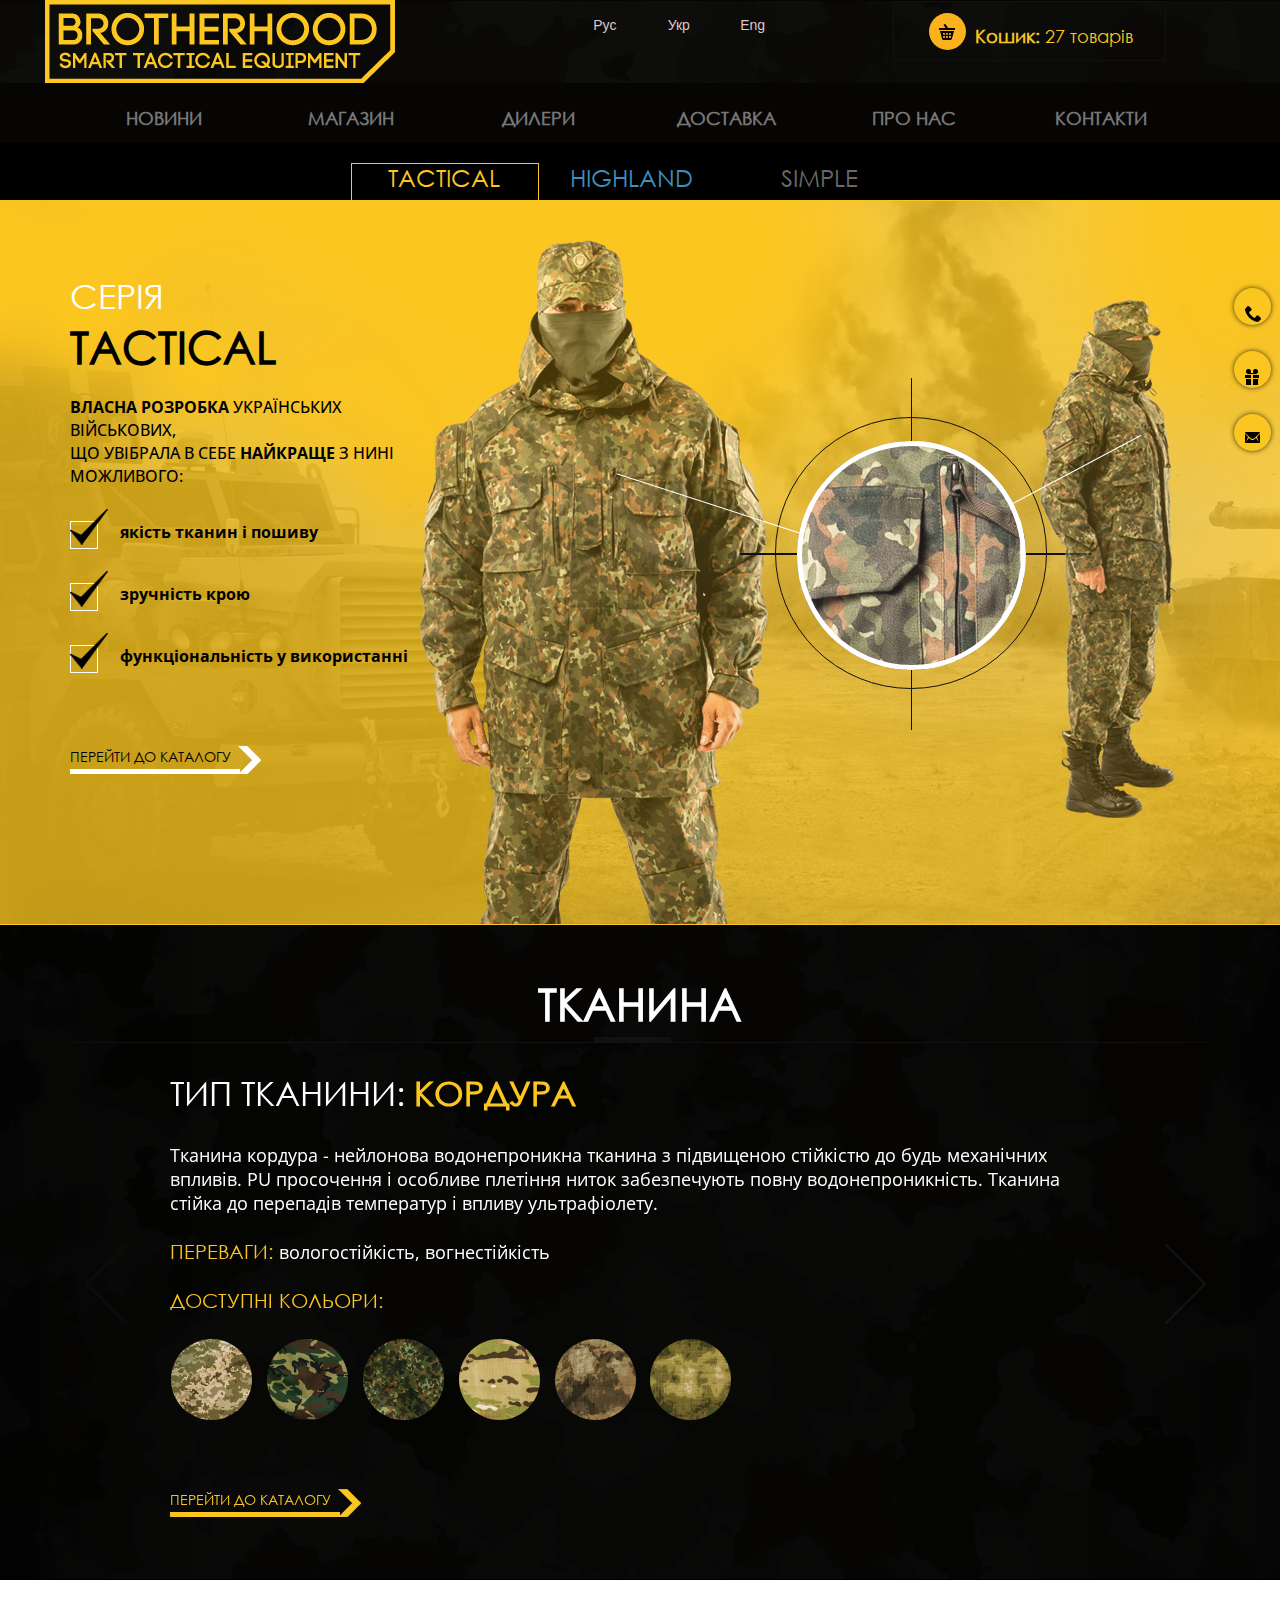
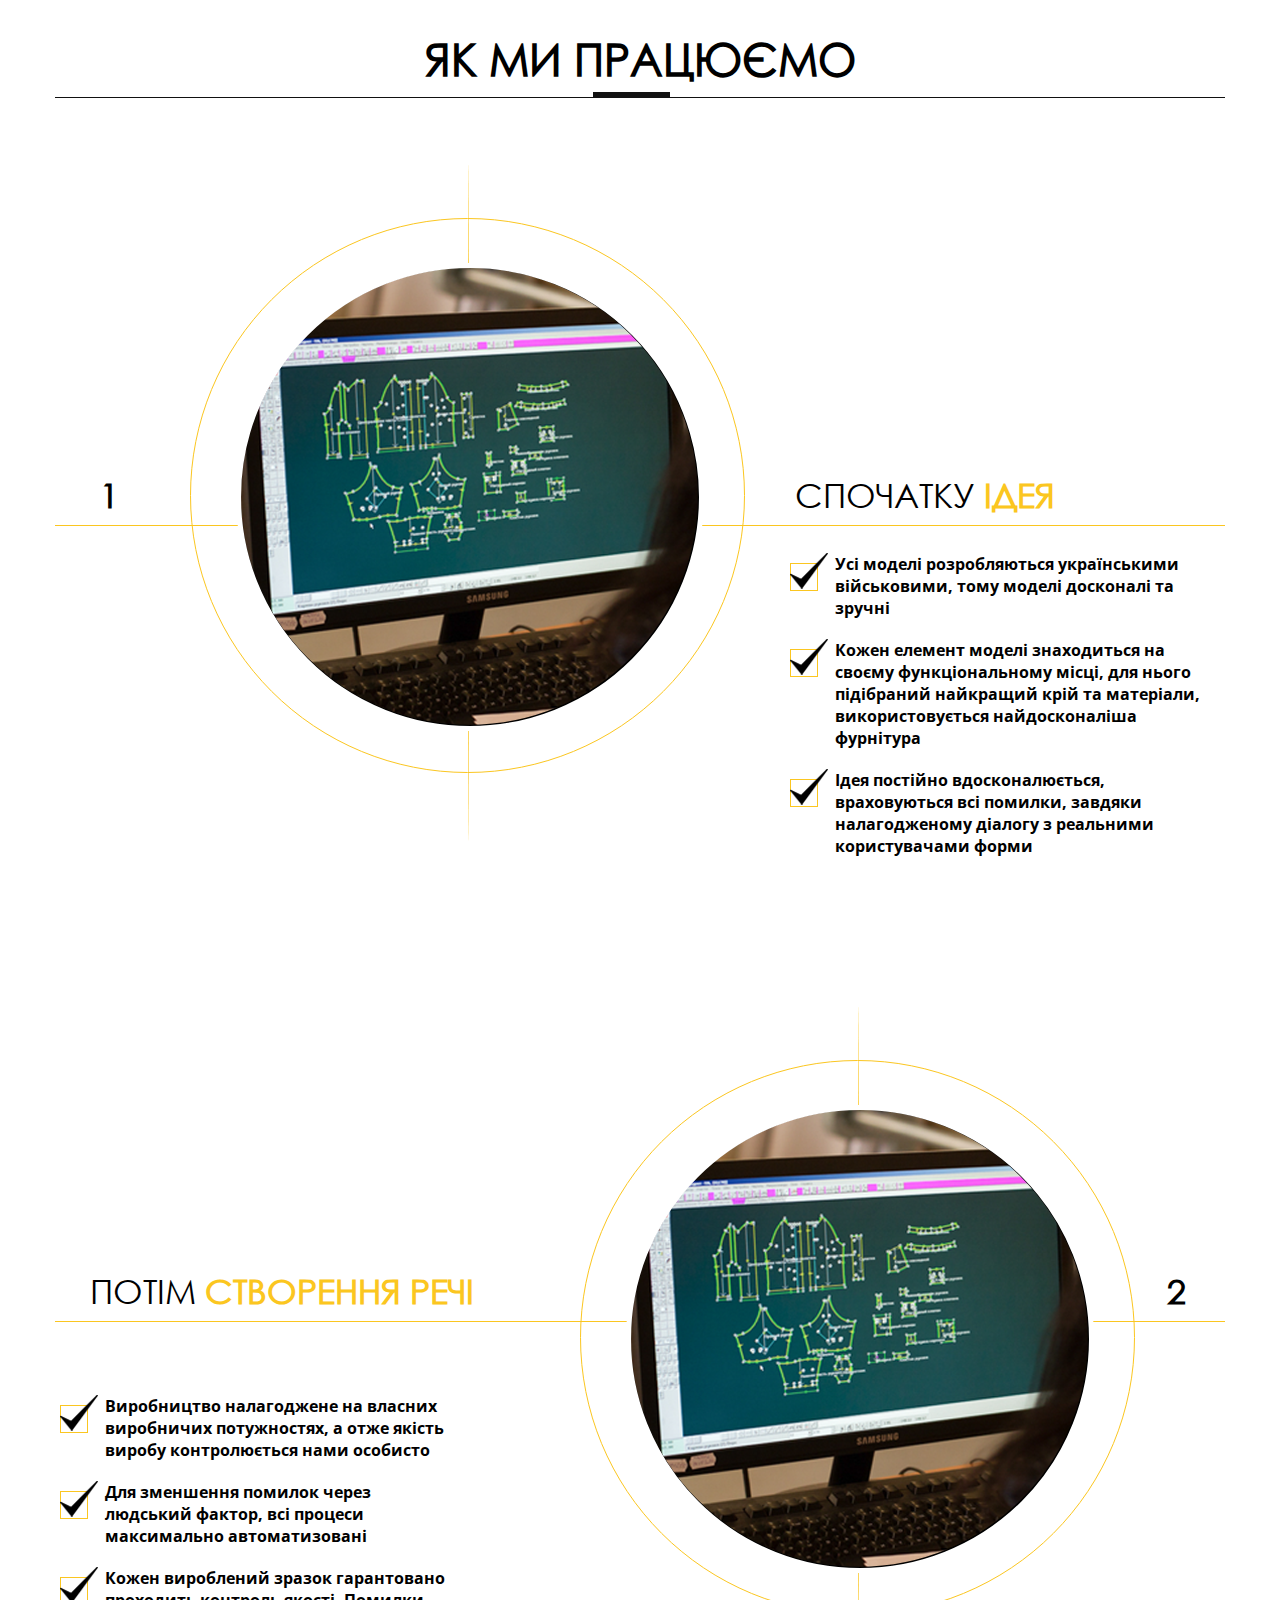
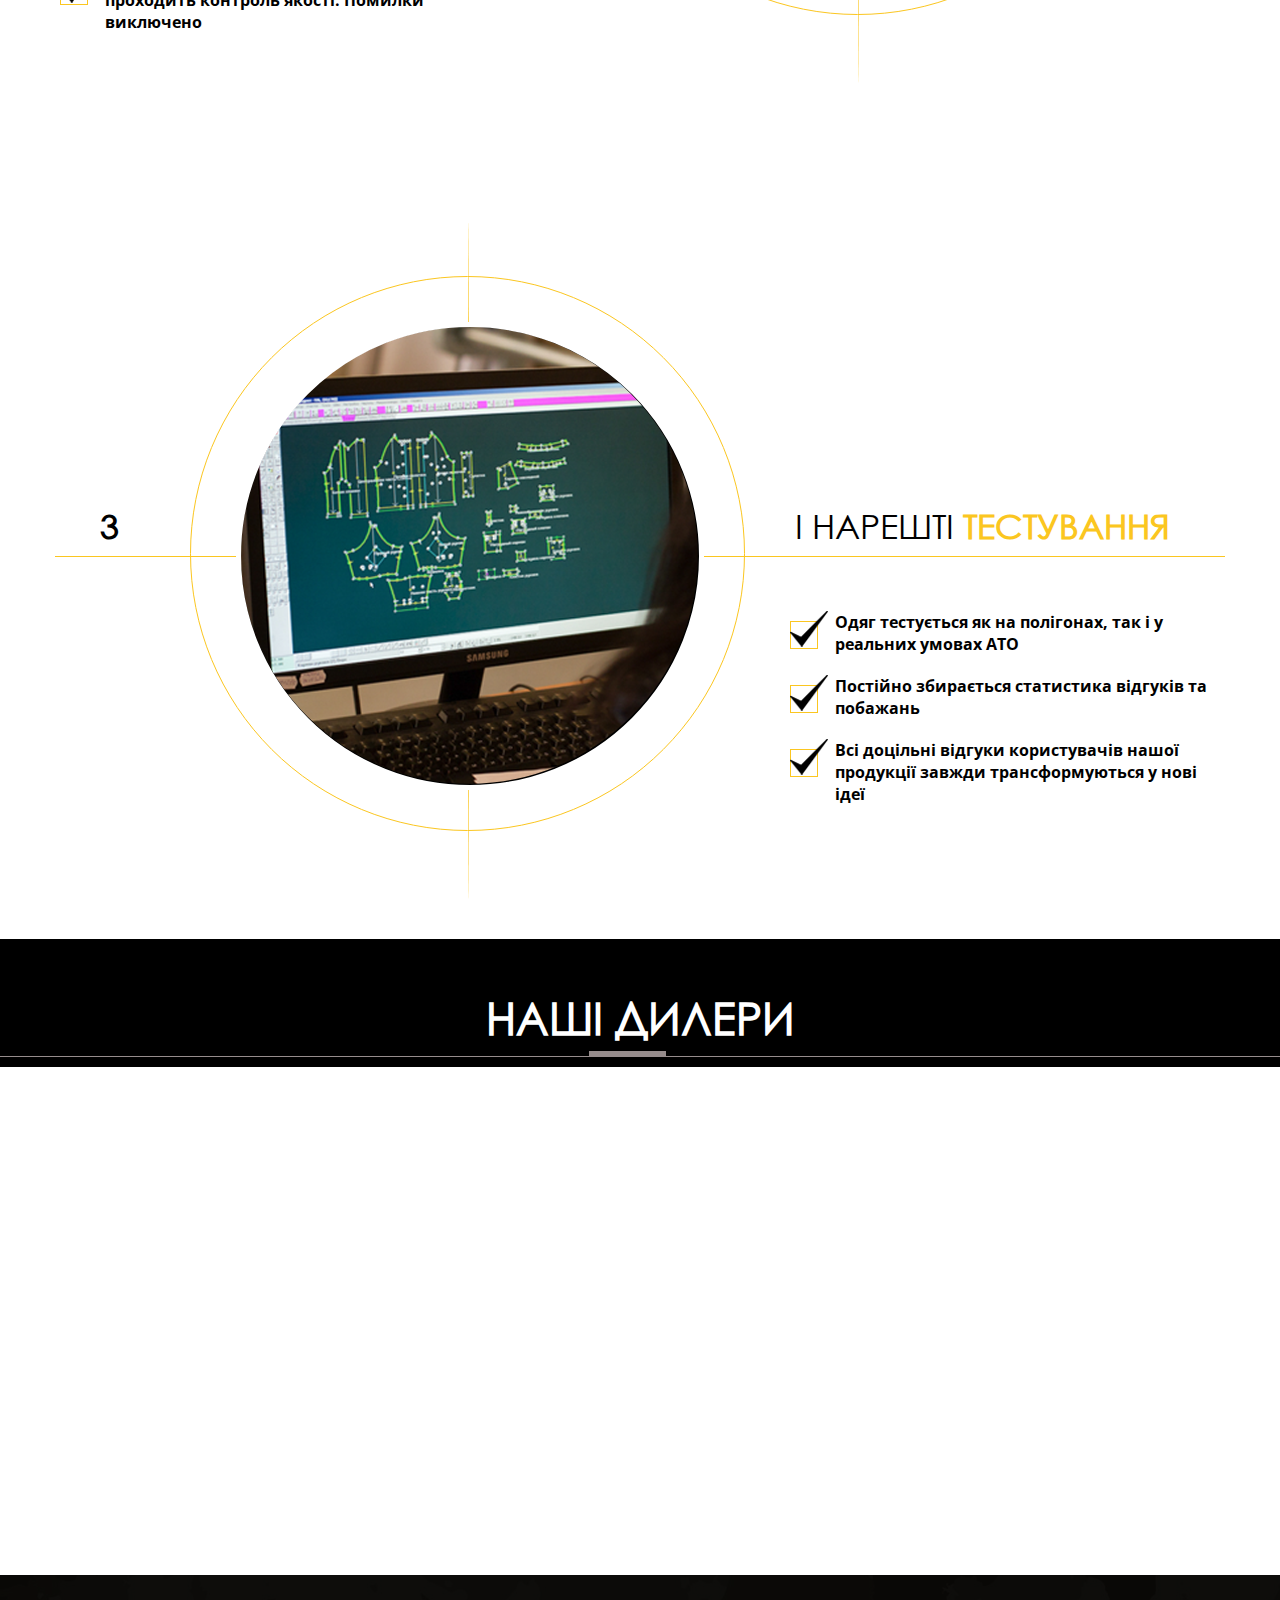
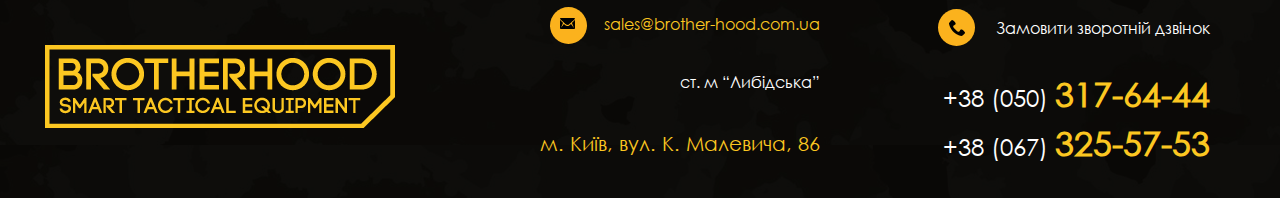
<file: bootstrap/index.html>
﻿<!DOCTYPE html>
<html lang="en">
<head>
	<meta charset="UTF-8">
	<title>My site</title>
  <style>
    @import url('https://fonts.googleapis.com/css?family=Open+Sans');
</style>
<link rel="stylesheet" href="https://maxcdn.bootstrapcdn.com/bootstrap/3.3.7/css/bootstrap.min.css" integrity="sha384-BVYiiSIFeK1dGmJRAkycuHAHRg32OmUcww7on3RYdg4Va+PmSTsz/K68vbdEjh4u" crossorigin="anonymous">
<link rel="stylesheet" href="css/style.css">
<script src="https://ajax.googleapis.com/ajax/libs/jquery/2.2.4/jquery.min.js"></script>
<script src="https://maxcdn.bootstrapcdn.com/bootstrap/3.3.7/js/bootstrap.min.js" integrity="sha384-Tc5IQib027qvyjSMfHjOMaLkfuWVxZxUPnCJA7l2mCWNIpG9mGCD8wGNIcPD7Txa" crossorigin="anonymous"></script>
<meta name="viewport" content="width=device-width, initial-scale=1, maximum-scale=1, user-scalable=no">
<script src="http://maps.google.com/maps/api/js?sensor=false" type="text/javascript"></script>

</head>
<body>
<header>
  <div class="container-fluid back">
    <div class="container">
    <div class="row">
      <div class="col-lg-4 col-md-6 col-xs-12" id="logo">
        <div class="row">
          <img src="images/logo.png" alt="logo">
        </div>
      </div>
      <div class="col-lg-5 col-md-6 col-sm-12 col-xs-12">
        <ul class="lang hidden-sm">
          <li><a href="#">Рус</a></li>
          <li><a href="#">Укр</a></li>
          <li><a href="#">Eng</a></li>
        </ul>
        <ul class="lang visible-sm">
          <li><a href="#">Рус</a></li>
          <li><a href="#">Укр</a></li>
          <li><a href="#">Eng</a></li>
        </ul>
      </div>
      <div class="visible-md clearfix"></div>
      <div class="col-lg-3 col-md-6 col-sm-12 visible-lg visible-md"><a href="#">
        <br>
        <h4 class="sale visible-lg visible-md"><span class="w-700">Кошик:</span> 27 товарів</h4>
        </a>
      </div>
    </div>
    <div class="hidden-lg hidden-md">
        <h4 class="sale hidden-lg hidden-md"><span class="w-700">Кошик</span></h4>
      </div>
    </div>
    
    </div>
  </div>
</header>
<nav class="navbar navbar-default" role="navigation">
  <div class="container-fluid nav_back">
    <div class="container">
    <div class="row">
    <!-- Brand and toggle get grouped for better mobile display -->
    <div class="navbar-header">
      <button type="button" class="navbar-toggle" data-toggle="collapse" data-target="#bs-example-navbar-collapse-1">
            <span class="sr-only">Toggle navigation</span>
            <span class="icon-bar"></span>
            <span class="icon-bar"></span>
            <span class="icon-bar"></span>
          </button>
    </div>

    <!-- Collect the nav links, forms, and other content for toggling -->
    <div class="collapse navbar-collapse" id="bs-example-navbar-collapse-1">
      <ul class="nav navbar-nav col-lg-12">
        <li class="col-md-2 col-sm-4"><a href="#">НОВИНИ</a></li>
        <li class="col-md-2 col-sm-4"><a href="#">МАГАЗИН</a></li>
        <li class="col-md-2 col-sm-4"><a href="#">ДИЛЕРИ</a></li>
        <li class="col-md-2 col-sm-4"><a href="#">ДОСТАВКА</a></li>
        <li class="col-md-2 col-sm-4"><a href="#">ПРО НАС</a></li>
        <li class="col-md-2 col-sm-4"><a href="#">КОНТАКТИ</a></li>
        
      </ul>
    </div><!-- /.navbar-collapse -->
    </div>
    </div>
  </div><!-- /.container-fluid -->
</nav>

<div class="container-fluid" id="serial">
  <div class="container">
    <ul class="nav nav-tabs col-md-12" role="tablist">
      <li class="active  col-md-2 col-sm-3 col-xs-12 col-md-offset-3"><a href="#serial1" aria-controls="serial1" role="tab" data-toggle="tab" id="tactical">TACTICAL</a></li>
      <li class="col-md-2 col-sm-3 col-xs-12"><a href="#serial2" aria-controls="profile" role="tab" data-toggle="tab" id="highland">HIGHLAND</a></li>
      <li class="col-md-2 col-sm-3 col-xs-12"><a href="#serial3" aria-controls="serial3" role="tab" data-toggle="tab" id="simple">SIMPLE</a></li>
    </ul>
  <!-- Содержимое вкладок -->
  </div>
</div>

<div class="tab-content">
  <div role="tabpanel" class="tab-pane active fade in" id="serial1">
    <div class="container tabpanel_text">
      <div class=" row col-md-4 col-xs-8 col-sm-6">
      <h3>Серія</h3>
      <h2>Tactical</h2>
      <h4><span>Власна розробка</span> українських військових,<br>що увібрала в себе <span>найкраще</span> з нині<br>можливого:</h4>
      <p class="square">якість тканин і пошиву</p><br>
      <p class="square">зручність крою</p><br> 
      <p class="square">функціональність у використанні</p>
      <p class="catalog"><a href="#">ПЕРЕЙТИ ДО КАТАЛОГУ</a></p>
      </div>
      <div class=" row col-md-4 hidden-xs hidden-sm">
        <img src="images/47.png" class="man " alt="">
        
      </div>
      <div class=" row col-md-3 relative hidden-xs hidden-sm">
        <div class="line_horizontal"></div>
        <div class="line_vertical"></div>
        <div class="circle">
          <img src="images/29.png" class="in-circle" alt="">
        </div>
        <div class="line-1"></div>
        <div class="line-2"></div>
      </div>
      <div class="col-md-1 col-xs-4 col-sm-6 ">
        <img src="images/45.png" class="man-in-profile hidden-md" alt=""> 
        <img src="images/45.png" class="man-in-profile visible-md" alt="">
      </div>
    </div>
  </div>   
  <div role="tabpanel" class="tab-pane fade" id="serial2">
    <div class="container tabpanel_text">
      <div class=" row col-md-4 col-xs-8 col-sm-6">
      <h3>Серія</h3>
      <h2>HIGHLAND</h2>
      <h4><span>Власна розробка</span> українських військових,<br>що увібрала в себе <span>найкраще</span> з нині<br>можливого:</h4>
      <p class="square">якість тканин і пошиву</p><br>
      <p class="square">зручність крою</p><br> 
      <p class="square">функціональність у використанні</p>
      <br>
      <br>
      <p class="catalog"><a href="#">ПЕРЕЙТИ ДО КАТАЛОГУ</a></p>
      </div>
      <div class=" row col-md-4 hidden-xs hidden-sm">
        <img src="images/47.png" class="man " alt="">
        
      </div>
      <div class=" row col-md-3 relative hidden-xs hidden-sm">
        <div class="line_horizontal"></div>
        <div class="line_vertical"></div>
        <div class="circle">
          <img src="images/29.png" class="in-circle" alt="">
        </div>
        <div class="line-1"></div>
        <div class="line-2"></div>
      </div>
      <div class="col-md-1 col-xs-4 col-sm-6 ">
        <img src="images/45.png" class="man-in-profile hidden-md" alt=""> 
        <img src="images/45.png" class="man-in-profile visible-md" alt="">
      </div>
    </div>
  </div>
  <div role="tabpanel" class="tab-pane fade" id="serial3">
    <div class="container tabpanel_text">
      <div class=" row col-md-4 col-xs-8 col-sm-6">
      <h3>Серія</h3>
      <h2>simple</h2>
      <h4><span>Власна розробка</span> українських військових,<br>що увібрала в себе <span>найкраще</span> з нині<br>можливого:</h4>
      <p class="square">якість тканин і пошиву</p><br>
      <p class="square">зручність крою</p><br> 
      <p class="square">функціональність у використанні</p>
      <br>
      <br>
      <p class="catalog"><a href="#">ПЕРЕЙТИ ДО КАТАЛОГУ</a></p>
      </div>
      <div class=" row col-md-4 hidden-xs hidden-sm">
        <img src="images/47.png" class="man " alt="">
        
      </div>
      <div class=" row col-md-3 relative hidden-xs hidden-sm">
        <div class="line_horizontal"></div>
        <div class="line_vertical"></div>
        <div class="circle">
          <img src="images/29.png" class="in-circle" alt="">
        </div>
        <div class="line-1"></div>
        <div class="line-2"></div>
      </div>
      <div class="col-md-1 col-xs-4 col-sm-6 ">
        <img src="images/45.png" class="man-in-profile hidden-md" alt=""> 
        <img src="images/45.png" class="man-in-profile visible-md" alt="">
      </div>
    </div>
    </div>
    
    
  </div>    
</div>  

<div id="carousel-example-generic" class="carousel slide" data-ride="carousel">
  <!-- Indicators -->
  <ol class="carousel-indicators">
    <li data-target="#carousel-example-generic" data-slide-to="0" class="active"></li>
    <li data-target="#carousel-example-generic" data-slide-to="1"></li>
    <li data-target="#carousel-example-generic" data-slide-to="2"></li>
    <li data-target="#carousel-example-generic" data-slide-to="3"></li>
    <li data-target="#carousel-example-generic" data-slide-to="4"></li>
    <li data-target="#carousel-example-generic" data-slide-to="5"></li>
  </ol>

  <!-- Wrapper for slides -->
	<div class="carousel-inner slide" role="listbox">
    <div class="container-fluid cloth item active">
		<div class="container">
		    <h1>Тканина</h1>
		    <h2>Тип тканини: <span>Кордура</span></h2>
		    <h3>Тканина кордура - нейлонова водонепроникна тканина з підвищеною стійкістю до будь механічних впливів. PU просочення і особливе плетіння ниток забезпечують повну водонепроникність. Тканина стійка до перепадів температур і впливу ультрафіолету.</h3>
		    <h3><span>Переваги:</span>  вологостійкість, вогнестійкість</h3>
		    <h3><span>Доступні кольори:</span></h3>
		    <div class="col-md-12 color">
		    	<div class="row">
		    		<span><img src="images/18.png" alt=""></span>
		    		<span><img src="images/19.png" alt=""></span>
		    		<span><img src="images/20.png" alt=""></span>
		    		<span><img src="images/21.png" alt=""></span>
		    		<span><img src="images/22.png" alt=""></span>
		    		<span><img src="images/23.png" alt=""></span>
		    	
		    	</div>
		   	</div>
		   	<p class="catalog catalog2"><a href="#">ПЕРЕЙТИ ДО КАТАЛОГУ</a></p>
		</div>
	</div>
    <div class="container-fluid cloth item">
  		<div class="container">
		    <h1>Тканина</h1>
		    <h2>Тип тканини: <span>Бавовна</span></h2>
		    <h3>Тканина кордура - нейлонова водонепроникна тканина з підвищеною стійкістю до будь механічних впливів. PU просочення і особливе плетіння ниток забезпечують повну водонепроникність. Тканина стійка до перепадів температур і впливу ультрафіолету.</h3>
		    <h3><span>Переваги:</span>  дешевизна</h3>
		    <h3><span>Доступні кольори:</span></h3>
		    <div class="col-md-12 color">
		    	<div class="row">
		    		<span><img src="images/18.png" alt=""></span>
		    		<span><img src="images/19.png" alt=""></span>
		    		<span><img src="images/20.png" alt=""></span>
		    		<span><img src="images/21.png" alt=""></span>
		    		<span><img src="images/22.png" alt=""></span>
		    		<span><img src="images/23.png" alt=""></span>
		    	</div>
		    </div>
		    <p class="catalog catalog2"><a href="#">ПЕРЕЙТИ ДО КАТАЛОГУ</a></p>
   		</div>
	</div>
    <div class="container-fluid cloth item ">
  		<div class="container">
		    <h1>Тканина</h1>
		    <h2>Тип тканини: <span>Шовк</span></h2>
		    <h3>Тканина кордура - нейлонова водонепроникна тканина з підвищеною стійкістю до будь механічних впливів. PU просочення і особливе плетіння ниток забезпечують повну водонепроникність. Тканина стійка до перепадів температур і впливу ультрафіолету.</h3>
		    <h3><span>Переваги:</span>  м'якість</h3>
		    <h3><span>Доступні кольори:</span></h3>
		    <div class="col-md-12 color">
		    	<div class="row">
		    		<span><img src="images/18.png" alt=""></span>
		    		<span><img src="images/19.png" alt=""></span>
		    		<span><img src="images/20.png" alt=""></span>
		    		<span><img src="images/21.png" alt=""></span>
		    		<span><img src="images/22.png" alt=""></span>
		    		<span><img src="images/23.png" alt=""></span>
		    	</div>
		    </div>
		    <p class="catalog catalog2"><a href="#">ПЕРЕЙТИ ДО КАТАЛОГУ</a></p>
   		</div>
	</div>
    <div class="container-fluid cloth item">
  		<div class="container">
		    <h1>Тканина</h1>
		    <h2>Тип тканини: <span>Солома</span></h2>
		    <h3>Тканина кордура - нейлонова водонепроникна тканина з підвищеною стійкістю до будь механічних впливів. PU просочення і особливе плетіння ниток забезпечують повну водонепроникність. Тканина стійка до перепадів температур і впливу ультрафіолету.</h3>
		    <h3><span>Переваги:</span>  дуже багато</h3>
		    <h3><span>Доступні кольори:</span></h3>
		    <div class="col-md-12 color">
		    	<div class="row">
		    		<span><img src="images/18.png" alt=""></span>
		    		<span><img src="images/19.png" alt=""></span>
		    		<span><img src="images/20.png" alt=""></span>
		    		<span><img src="images/21.png" alt=""></span>
		    		<span><img src="images/22.png" alt=""></span>
		    		<span><img src="images/23.png" alt=""></span>
		    	</div>
		    </div>
		    <p class="catalog catalog2"><a href="#">ПЕРЕЙТИ ДО КАТАЛОГУ</a></p>
		</div>
	</div>
    <div class="container-fluid cloth item">
  		<div class="container">
		    <h1>Тканина</h1>
		    <h2>Тип тканини: <span>Силікон</span></h2>
		    <h3>Тканина кордура - нейлонова водонепроникна тканина з підвищеною стійкістю до будь механічних впливів. PU просочення і особливе плетіння ниток забезпечують повну водонепроникність. Тканина стійка до перепадів температур і впливу ультрафіолету.</h3>
		    <h3><span>Переваги:</span>  ніяких </h3>
		    <h3><span>Доступні кольори:</span></h3>
		    <div class="col-md-12 color">
		    	<div class="row">
		    		<span><img src="images/18.png" alt=""></span>
		    		<span><img src="images/19.png" alt=""></span>
		    		<span><img src="images/20.png" alt=""></span>
		    		<span><img src="images/21.png" alt=""></span>
		    		<span><img src="images/22.png" alt=""></span>
		    		<span><img src="images/23.png" alt=""></span>
		    	</div>
		    </div>
		    <p class="catalog catalog2"><a href="#">ПЕРЕЙТИ ДО КАТАЛОГУ</a></p>
		</div>  
   	</div>
    <div class="container-fluid cloth item">
  		<div class="container">
	    <h1>Тканина</h1>
	    <h2>Тип тканини: <span>Цегла</span></h2>
	    <h3>Тканина кордура - нейлонова водонепроникна тканина з підвищеною стійкістю до будь механічних впливів. PU просочення і особливе плетіння ниток забезпечують повну водонепроникність. Тканина стійка до перепадів температур і впливу ультрафіолету.</h3>
	    <h3><span>Переваги:</span>  твердість, вогнестійкість</h3>
	    <h3><span>Доступні кольори:</span></h3>
    	<div class="col-md-12 color">
	    	<div class="row">
	    		<span><img src="images/18.png" alt=""></span>
	    		<span><img src="images/19.png" alt=""></span>
	    		<span><img src="images/20.png" alt=""></span>
	    		<span><img src="images/21.png" alt=""></span>
	    		<span><img src="images/22.png" alt=""></span>
	    		<span><img src="images/23.png" alt=""></span>
	    	</div>
	    </div>
	    <p class="catalog catalog2"><a href="#">ПЕРЕЙТИ ДО КАТАЛОГУ</a></p>
	</div>
</div>
</div>
  

  <!-- Controls -->
  <a class="left carousel-control" href="#carousel-example-generic" role="button" data-slide="prev">
    <span class="glyphicon glyphicon-chevron-left" aria-hidden="true"><img src="images/left.png" alt=""></span>
    <span class="sr-only">Previous</span>
  </a>
  <a class="right carousel-control" href="#carousel-example-generic" role="button" data-slide="next">
    <span class="glyphicon glyphicon-chevron-right" aria-hidden="true"><img src="images/right.png" alt="">
</span>
    <span class="sr-only">Next</span>
  </a>
</div>
<div class="container-fluid work">
	<div class="container">
		<div class="row relative">
			<h1>Як ми працюємо</h1>
			<h2 class="t-a-l bold">1</h2>
			<h2 class="t-a-r">спочатку <span> ідея</span></h2>
			<div class="col-md-7 hidden-xs hidden-sm">
				<div class="circle circle_2 work">
					<div class="in circle work"></div>
					<div class="in circle vertical_line"></div>	
				</div>	
			</div>
			<div class="col-md-1">
				
			</div>
			<div class="col-lg-4 col-md-3 col-xs-10 col-xs-offset-2 col-md-offset-1 col-lg-offset-0">
				<div class="row">
					
					<p class="square square2">Усі моделі розробляються українськими  військовими, тому моделі досконалі та зручні</p><br>
					<p class="square square2">Кожен елемент моделі знаходиться на своєму функціональному місці, для нього підібраний найкращий крій та матеріали, використовується найдосконаліша фурнітура</p><br>
					<p class="square square2">Ідея постійно вдосконалюється, враховуються всі помилки, завдяки налагодженому діалогу з реальними користувачами форми</p>
					
				</div>
			</div>
		</div>
	</div>
</div>
<div class="container-fluid work work-3">
  <div class="container">
    <div class="row relative">
      <h2 class="t-a-r t-a-r-2">потім <span> створення речі</span></h2>
      <h2 class="t-a-l t-a-l-2 bold">2</h2>
      
      
      <div class="col-lg-4 col-md-3 col-xs-10 col-xs-offset-2 col-md-offset-1 col-lg-offset-0">
        <div class="row">
          
          <p class="square square2 square3">Виробництво налагоджене на власних виробничих потужностях, а отже якість виробу контролюється нами особисто</p><br>
          <p class="square square2 square3">Для зменшення помилок через людський фактор, всі процеси максимально автоматизовані</p><br>
          <p class="square square2 square3">Кожен вироблений зразок гарантовано проходить контроль якості. Помилки виключено</p>
          
        </div>
      </div>
      <div class="col-md-7 hidden-xs hidden-sm">
        <div class="circle circle_2 work v2">
          <div class="in circle work v2"></div>
          <div class="in circle vertical_line"></div> 
        </div>  
      </div>
      <div class="col-md-1">
        
      </div>
    </div>
  </div>
</div>


<div class="container-fluid work work-3">
  <div class="container">
    <div class="row relative">
      <h2 class="t-a-l t-a-l-3 bold">3</h2>
      <h2 class="t-a-r t-a-r-3">i нарешті <span> тестування</span></h2>
      <div class="col-md-7 hidden-xs hidden-sm">
        <div class="circle circle_2 work">
          <div class="in circle work"></div>
          <div class="in circle vertical_line"></div> 
        </div>  
      </div>
      <div class="col-md-1">
        
      </div>
      <div class="col-lg-4 col-md-3 col-xs-10 col-xs-offset-2 col-md-offset-1 col-lg-offset-0">
        <div class="row">
          
          <p class="square square2">Одяг тестується як на полігонах, так і у реальних умовах АТО</p><br>
          <p class="square square2">Постійно збирається статистика відгуків та побажань</p><br>
          <p class="square square2">Всі доцільні відгуки користувачів нашої продукції завжди трансформуються у нові ідеї</p>
          
        </div>
      </div>
    </div>
  </div>
</div>

<div class="container-fluid work">
  <div class="row diller">
    <h1>наші дилери</h1>
  </div>
</div>
<div id="map">
</div>
<script type="text/javascript">
    var locations = [
      ['Mykolayiv', 46.95815715073503,32.02664891328436, 19],
      ['Kherson', 46.63650955824713,32.613838110824645, 18],
      ['Odesa', 46.47203492165344,30.7282880886994, 17],
      ['Kryvyi Rih', 47.896406150217096,33.38543454255682, 16],
      ['Zaporozhye', 47.84429256419956,35.1620225056610, 15],
      ['Mariupol',47.10193294465545,37.54207531060797, 14],
      ['Dnipro', 48.461938068562645,35.03118434991461, 13],
      ['Poltava', 49.58799962528471,34.55083290185553, 12],
      ['Kremenchug', 49.0730228551673,33.42012086953741, 11],
      ['Kirovograd', 48.506874549480685,32.2818986519776, 10],
      ['Cherkasy', 49.435824785003135,32.06616321649176, 9],
      ['Kharkiv',49.98673873504456,36.26118103112799, 8],
      ['Sumy', 50.914797721943955,34.810384903808654, 7],
      ['Chernigov', 51.496527874728805,31.292614136596742, 6],
      ['Kiev',50.44664943086674,30.532497559448302, 5],
      ['Vinnytsia', 49.22333663775689,28.478740845581115, 4],
      ['Chernivtsi', 48.269762099740134,25.9368650063477, 3],
      ['Lviv', 49.83291,24.051931, 2],
      ['Zhytomir', 50.2679751, 28.7036779, 1]
    ];

    var map = new google.maps.Map(document.getElementById('map'), {
      zoom: 6,
      center: new google.maps.LatLng(50.2679751, 28.6036779),
      styles: [
                    {
                      "elementType": "geometry",
                      "stylers": [
                        {
                          "color": "#212121"
                        }
                      ]
                    },
                    {
                      "elementType": "labels.icon",
                      "stylers": [
                        {
                          "visibility": "off"
                        }
                      ]
                    },
                    {
                      "elementType": "labels.text.fill",
                      "stylers": [
                        {
                          "color": "#757575"
                        }
                      ]
                    },
                    {
                      "elementType": "labels.text.stroke",
                      "stylers": [
                        {
                          "color": "#212121"
                        }
                      ]
                    },
                    {
                      "featureType": "administrative",
                      "elementType": "geometry",
                      "stylers": [
                        {
                          "color": "#757575"
                        }
                      ]
                    },
                    {
                      "featureType": "administrative.country",
                      "elementType": "labels.text.fill",
                      "stylers": [
                        {
                          "color": "#9e9e9e"
                        }
                      ]
                    },
                    {
                      "featureType": "administrative.land_parcel",
                      "stylers": [
                        {
                          "visibility": "off"
                        }
                      ]
                    },
                    {
                      "featureType": "administrative.locality",
                      "elementType": "labels.text.fill",
                      "stylers": [
                        {
                          "color": "#bdbdbd"
                        }
                      ]
                    },
                    {
                      "featureType": "poi",
                      "elementType": "labels.text.fill",
                      "stylers": [
                        {
                          "color": "#757575"
                        }
                      ]
                    },
                    {
                      "featureType": "poi.park",
                      "elementType": "geometry",
                      "stylers": [
                        {
                          "color": "#181818"
                        }
                      ]
                    },
                    {
                      "featureType": "poi.park",
                      "elementType": "labels.text.fill",
                      "stylers": [
                        {
                          "color": "#616161"
                        }
                      ]
                    },
                    {
                      "featureType": "poi.park",
                      "elementType": "labels.text.stroke",
                      "stylers": [
                        {
                          "color": "#1b1b1b"
                        }
                      ]
                    },
                    {
                      "featureType": "road",
                      "elementType": "geometry.fill",
                      "stylers": [
                        {
                          "color": "#2c2c2c"
                        }
                      ]
                    },
                    {
                      "featureType": "road",
                      "elementType": "labels.text.fill",
                      "stylers": [
                        {
                          "color": "#8a8a8a"
                        }
                      ]
                    },
                    {
                      "featureType": "road.arterial",
                      "elementType": "geometry",
                      "stylers": [
                        {
                          "color": "#373737"
                        }
                      ]
                    },
                    {
                      "featureType": "road.highway",
                      "elementType": "geometry",
                      "stylers": [
                        {
                          "color": "#3c3c3c"
                        }
                      ]
                    },
                    {
                      "featureType": "road.highway.controlled_access",
                      "elementType": "geometry",
                      "stylers": [
                        {
                          "color": "#4e4e4e"
                        }
                      ]
                    },
                    {
                      "featureType": "road.local",
                      "elementType": "labels.text.fill",
                      "stylers": [
                        {
                          "color": "#616161"
                        }
                      ]
                    },
                    {
                      "featureType": "transit",
                      "elementType": "labels.text.fill",
                      "stylers": [
                        {
                          "color": "#757575"
                        }
                      ]
                    },
                    {
                      "featureType": "water",
                      "elementType": "geometry",
                      "stylers": [
                        {
                          "color": "#000000"
                        }
                      ]
                    },
                    {
                      "featureType": "water",
                      "elementType": "labels.text.fill",
                      "stylers": [
                        {
                          "color": "#3d3d3d"
                        }
                      ]
                    }
                  ],
      mapTypeId: google.maps.MapTypeId.ROADMAP
    });

    var infowindow = new google.maps.InfoWindow();

    var marker, i;

    for (i = 0; i < locations.length; i++) { 
      marker = new google.maps.Marker({
        position: new google.maps.LatLng(locations[i][1], locations[i][2]),
        map: map,
        icon: 'images/34.png'
      });

      google.maps.event.addListener(marker, 'click', (function(marker, i) {
        return function() {
          infowindow.setContent(locations[i][0]);
          infowindow.open(map, marker);
        }
      })(marker, i));
    }
  </script>
 <footer>
 	<div class="container-fluid back-footer">
 		<div class="container">
      <div class="row">
 			<div class="col-xs-12 col-sm-6 col-md-4 logo_2">
 				<div class="row">
 				<img src="images/logo.png" alt="logo"  id="logo_2">
 				</div>
 			</div>
 			<div class="col-xs-12 col-sm-6 col-md-4 number pull-right">
 				<h3 class="tel">Замовити зворотнiй дзвiнок</h3>
 				<h2>+38 (050) <span>317-64-44</span></h2>
 				<h2>+38 (067) <span>325-57-53</span></h2>
 						
 			</div>
      <div class="clerfix visible-sm"></div>
 			<div class="col-xs-12 col-md-4 number number2 sales">
 				<h3 class="tel tel2">sales@brother-hood.com.ua</h3>
 				<h3 id="white">ст. м “Либідська”</h3>
 				<h2> м. Київ, вул. К. Малевича, 86 </h2>
 			</div>
      </div>
 		</div>
 	</div>
 </footer>
 <div class="button">
   <button class="first"></button>
   <a class="first_a">Замовити зворотнiй дзвiнок</a>
   <button class="two"></button>
   <a class="two_a">Мiняємо Ваш e-mail на знижку або подарунок</a>
   <button class="three"></button>
   <a class="three_a">sales@brother-hood.com.ua</a>
 </div>
</body>
</file>
<file: bootstrap/css/style.css>
@font-face {
    font-family:"Century Gothic";
    src: url(../fonts/GOTHIC.TTF); /* Путь к файлу со шрифтом */
   }

/*шапка*/
header{
	background: #060504;
}
.back{
	background-image:url(../images/header.png);
}
.lang.hidden-sm{
	list-style-type: none;
	margin-left: -40px;
	text-align: center;	
}
.lang.vissible-sm{
	text-align: left;	
}
.lang li{
	display: inline-block;
	width: 70px;
	height: 40px;
	
	margin-top: 15px;
}
.lang li a{
	text-decoration: none;
	color: #e0c6c6;
}
.lang li a:hover{
	color: #fcb31e;
}
.sale{
	color: #fbc620;
	font-family: "Century Gothic";
	font-size: 18px;
	line-height: 12px;
	position: relative;
	padding-left: 37px;
}
.w-700{
	font-weight: 700;
}

.sale:after{
	content:"";
	position: absolute;
	top:-17px;
	left:-9px;
	width: 37px;
    height: 37px;
    background:#fbb21d ;
    border-radius: 50%;
    z-index: 9;
}
.sale:before{
	content:"";
	position: absolute;
	top:-7px;
	left:0;
	width: 37px;
    height: 37px;
    background:url(../images/basket.png) no-repeat;
    z-index: 10;
}
.sale.visible-xs{
	height: 30px;
	line-height: 10px;
}
.col-lg-3.col-md-6.col-sm-12.visible-lg.visible-md{
	position: relative;
}
.col-lg-3.col-md-6.col-sm-12.visible-lg.visible-md:after{
	content: "";
	position:absolute;
	top: 1px;
	left: -30px;
	width: 273px;
	height: 60px;
	border: 1px solid #111111;
	background-color: transparent;
}
#logo{
	margin-left: -10px;
}
/*конец шапки*/
.nav_back{
	background-image:url(../images/nav_back.png);
	background: #060504;
}
.navbar {
	 border: none;
	 
}
.navbar-header{
	position: relative;
}
.navbar-toggle{
	content: "";
	position:absolute;
	bottom: 5%;
	right:0%;
}
.container-fluid.nav_back{
	padding-top: 10px;
}
.nav.navbar-nav.col-lg-12 li{
	text-align: center;
	color: #ffffff;
	font-family: "Century Gothic";
	font-size: 18px;
	font-weight: 700;
	line-height: 6px;
	text-transform: uppercase;
}
.nav.navbar-nav.col-lg-12 li:hover{
	background: #fbc620;
	color: #000000;
	font-family: "Century Gothic";
	font-size: 18px;
	font-weight: 700;
	line-height: 6px;
	text-transform: uppercase;
}
.navbar {
	margin-bottom: 0;
    background: #060504;
}

/* tabs*/
.nav.nav-tabs.col-md-12 li{
	text-align: center;
}
.nav.nav-tabs.col-md-12 li a{
	font-family: "Century Gothic";
	font-size: 24px;
	font-weight: 400;
	line-height: 6px;
	text-transform: uppercase;
	padding-bottom: 20px;
	
}
.nav-tabs.col-md-12>li>a {
    border-radius: 0;
}
.nav-tabs.col-md-12>li>a:focus{
	background: transparent;
    border-radius: 0;
}
.nav>li>a:focus, .nav>li>a:hover,.nav-tabs>li>a:hover {
    border-color: #000;
    border-bottom: none;
    background-color:#000;
}

#tactical{
	color: #fbc620;
}
#highland{
	color: #3f8db9;
}
#simple{
	color: #696969;
}
.nav-tabs>li.active{
	border: 1px solid #fbc620;
	border-bottom: none;
	background: transparent;
}
.nav-tabs {
   border-bottom: none;
}
#serial{
	padding-top: 20px;
	background: #000000;
}

.nav .nav-tabs li:active {
    color:none ; /* Цвет активной ссылки */ 
}
.nav-tabs>li.active>a, .nav-tabs>li.active>a:focus, .nav-tabs>li.active>a:hover {
    color: transparent;
    cursor: default;
    background-color: transparent;
    border:none;
    border-bottom-color: transparent;
}
/* serial*/
#serial1{
	background:url(../images/61.png),url(../images/62.png), #fbc620;
	background-size: cover;
	height: auto;
}
#serial2{
	background:url(../images/61.png),url(../images/62.png), #3f8db9;
	background-size: cover;
	height: auto;
}
#serial3{
	background:url(../images/61.png),url(../images/62.png), #696969;
	background-size: cover;
	height: auto;
}


.container.tabpanel_text h3{
	color: #ffffff;
	font-family: "Century Gothic";
	font-size: 34px;
	line-height: 31px;
	text-transform: uppercase;
	padding-top: 60px;
}
.container.tabpanel_text h2{
	color: #000000;
	font-family: "Century Gothic";
	font-size: 44px;
	font-weight: 700;
	line-height: 29px;
	text-transform: uppercase;
}
.container.tabpanel_text h4{
	padding-top: 26px;
	color: #000000;
	font-family: "Open Sans";
	font-size: 16px;
	line-height: 23px;
	text-transform: uppercase;
	margin-bottom:33px;
}

.container.tabpanel_text h4 span{
	font-weight: 700;
}

.square{
	position: relative;
	color: #000000;
	font-family: "Open Sans";
	font-size: 16px;
	font-weight: 700;
	line-height: 22px;
	padding-left: 50px;
	margin-bottom: 20px;
}
.square:before {
	content: "";
	position: absolute;
	width: 28px;
	height: 28px;
	border: 1px solid #ffffff;
	background-color: rgba(0,0,0,0);
	left: 0;
}
.square:after{
	content: "";
	position: absolute;
	width: 38px;
	height: 36px;
	background: url(../images/check-mark-1.png);
	left: 0;
	top: -12px;
}
.catalog a{
	position: relative;
	color: #000000;
	font-family: "Century Gothic";
	font-size: 14px;
	line-height: 10;
	text-transform: uppercase;
	text-decoration: none;
}
.catalog a:before{
	content: "";
	position: absolute;
	bottom:-8px;
	left: 0;
	width: 170px;
	height: 5px;
	background-color: #ffffff;
}
.catalog a:after{
	content: "";
	position: absolute;
	bottom:-8px;
	right:-30px;
	width: 23px;
	height: 28px;
	background-color: #ffffff;
    background: url(../images/0.png);
}
.man{
	padding-top: 40px;

}
.relative{
	position: relative;
}
.line_horizontal{
	position: absolute;
	top: 353px;
	left: -15px;
	width: 352px;
	height: 2px;
	background-color: #111111;
}
.line_vertical{
	position: absolute;
	top: 178px;
	left: 156px;
	width: 1px;
	height: 352px;
	background-color: #111111;
}
.circle{
	position: absolute;
	top: 217px;
	left: 20px;
	width: 272px;
	height: 272px;
	border: 1px solid #111111;
	background-color: transparent;
	border-radius: 50%;
}
.in-circle{
	position: absolute;
	top: 22px;
	left: 20px;
}
.man-in-profile{
	padding-top: 100px;
	z-index: 9;
}
.man-in-profile.visible-md{
	padding-left: 100%;
}
.line-1{
	position: absolute;
	top: 303px;
	left: -143px;
	width: 193px;
	height: 1px;
	background-color: #ffffff;
	transform: rotate(18deg);
	}
.line-2{
	position: absolute;
	top: 270px;
	left: 245px;
	width: 150px;
	height: 1px;
	background-color: #ffffff;
	transform: rotate(-28deg);
	z-index: 10;
}
/*cloth*/
.cloth{
	background:url(../images/cloth.png), #000000;
	background-size: cover;
	height: auto;
}
.cloth h1,.work h1{
	color: #ffffff;
	font-family: "Century Gothic";
	font-size: 44px;
	font-weight: 700;
	margin-top: 48px;
	padding-bottom: 10px;
	line-height: 59px;
	text-transform: uppercase;
	text-align: center;
	border-bottom:  1px solid  #111111;
	position: relative;
}
.cloth h1:before,.work h1:before{
	content:"";
	position: absolute;
	bottom: 0;
	left: 46%;
	width: 77px;
	height: 5px;
	background-color: #111111;
}
.cloth h2,.work h2{
	color: #ffffff;
	font-family: "Century Gothic";
	font-size: 34px;
	font-weight: 400;
	line-height: 0px;
	text-transform: uppercase;
	margin: 50px 100px;
}

.cloth h2 span,.work h2 span{
	color: #fbc620;
	font-weight: 700;
	display: inline-block;
}

.cloth h3,.work h3{
	color: #ffffff;
	font-family: "Open Sans";
	font-size: 18px;
	font-weight: 400;
	line-height: 24px;
	margin: 25px 100px;
}
.cloth h3 span{
	color: #fbc620;
	font-family: "Century Gothic";
	font-size: 20px;
	text-transform: uppercase;
}
.carousel-indicators{
	display: none;
}
.color{
	margin: 0px 100px
}
.color span{
	margin-right: 10px;
}
.color img{
	margin-bottom: 10px;
}
.catalog2{
	padding:0 100px;

}
.catalog2 a{
	color: #fbc620;
}
.catalog2 a:before{
	background-color: #fbc620;
}
.catalog2 a:after{
    background: url(../images/1.png);
}
.glyphicon-chevron-right:before,.glyphicon-chevron-left:before {
    content: "";
}
@media screen and (max-width: 700px) {
		
		.catalog2 a:after,.catalog2 a:before{
			display: none;
		}
		.catalog2{
			padding:5px;
			text-decoration: underline;
			margin: 5px;
		}
		.cloth h1{
			font-size: 16px;
			margin: 5px;
		}
		.cloth h2,.cloth h2 span,.cloth h3,.cloth h3 span{
			font-size: 14px;
			margin: 5px;
		}

		
    }


/*work*/
.work h1{
	color: #000000;
}
.work,.work3{
	//background: cyan;
	height: auto;
}
.circle_2{
	top:110px;
}
.work.circle{
	width: 555px;
	height: 555px;
	border: 1px solid #fbc620;
	background-color: #ffffff;
	margin-left: 100px;
	position: relative;
}
.in.circle.work{
	content: "";
	position: absolute;
	top: 8%;
	left: -10%;
	width: 468px;
	height: 468px;
	border: 5px solid #ffffff;
	background-color: #ffffff;
	background-image: url(../images/63.png);
	z-index: 6;
}
.in.circle.vertical_line{
	content: "";
	position: absolute;
	top: -10%;
	left: 50%;
	width: 1px;
	height: 677px;
	background-color: #fbc620;
	border: none;
	z-index: 5;
}
.work h2{
	color: #000000;
	border-bottom: 1px solid #fbc620;
	padding-bottom: 30px;
	margin: 30px 0px; 
}
.relative{
	position: relative;
}
.t-a-l{
	content: "";
	position: absolute;
	top: 50%;
	left: 0;
	text-align: left;
	width: 100%;
	z-index: 5;
	padding-left: 45px;
	font-weight: 700;

}
.t-a-r{
	content: "";
	position: absolute;
	top: 50%;
	left: 0;
	width: 100%;
	z-index: 5;
	padding-left: 740px;
}
.t-a-l-3,.t-a-r-3{
	top: 45%;
	font-weight: 700;

}
.t-a-l.bold,.t-a-l-3.bold {
	font-weight: 700;
}
.square2{
	margin:0;
	color: #000000;
	font-family: "Open Sans";
	font-size: 16px;
	line-height: 22px;
	padding-left: 0;

}
.square2:before {
	border: 1px solid #fbc620;
	top: 10px;
	left: -45px;
}
.square2:after{
	top: 0;
	left: -45px;
} 
.col-lg-4.col-md-3.col-xs-10.col-xs-offset-2.col-md-offset-1.col-lg-offset-0{
	padding-top:38%;
	padding-bottom:8%; 
}
.work-3{
	padding-bottom: 40px;
}

@media screen and (max-width: 768px) {
		
		.t-a-l,.t-a-r{
			top: 25%;
			width: 100%;
		}
		.t-a-l-3,.t-a-r-3{
			top: 5%;
			width: 100%;
		}
		.t-a-r{
			padding-left: 20%;
		}
		.t-a-l{
			padding-left: 13%;
		}
		.col-lg-4.col-md-3.col-xs-10.col-xs-offset-2.col-md-offset-1.col-lg-offset-0{
			padding-top:18%;
			padding-bottom:8%; 
		}
		

		
    }
 @media screen and (max-width: 991px) {
		
		.t-a-l,.t-a-r{
			top: 25%;
			width: 100%;
		}
		.t-a-l-3,.t-a-r-3{
			top: 10%;
			width: 100%;
		}
		.t-a-r{
			padding-left: 20%;
		}
		.t-a-l{
			padding-left: 13%;
		}
		.col-lg-4.col-md-3.col-xs-10.col-xs-offset-2.col-md-offset-1.col-lg-offset-0{
			padding-top:18%;
			padding-bottom:8%; 
		}
		

		
    }
@media screen and (min-width: 992px) and (max-width: 1199px) {
		.t-a-l,.t-a-r{
			top: 45%;
			width: 100%;
		}
		
		.t-a-r{
			padding-left: 72%;
		}
		.t-a-r-3{
			font-size: 24px;
		}
		.t-a-l{
			padding-left: 10%;
		}
		.col-lg-4.col-md-3.col-xs-10.col-xs-offset-2.col-md-offset-1.col-lg-offset-0{
			padding-top:50%;
			padding-bottom:8%; 
		}
		.work h2 {
    	    font-size: 24px;
		}
		.square2 {
        	font-size: 14px;
        }

		
    }  
@media screen and (max-width: 550px) {
		
		.t-a-l,.t-a-r{
			top: 30%;
			width: 100%;
		}
		.t-a-l-3,.t-a-r-3{
			top:0;
		}
		.work h2{
			font-size: 22px;
		}
		.t-a-r{
			padding-left: 20%;
		}
		.t-a-l{
			padding-left: 13%;
		}
		.col-lg-4.col-md-3.col-xs-10.col-xs-offset-2.col-md-offset-1.col-lg-offset-0{
			padding-top:20%;
			padding-bottom:8%; 
		}
		

		
    } 
		.t-a-r-2{
			padding-left: 3%;
			top: 40%;
		}
		.t-a-l-2{
			padding-left: 95%;
			top: 40%;
		}
		.square3 {
        	margin-left: 50px;
        }
@media screen and (min-width: 992px) and (max-width: 1199px) {
		.t-a-l-2,.t-a-r-2{
			top: 35%;
			width: 100%;
		}
		.t-a-r-2{
			font-size: 24px;
			padding-left: 9%;
		}
		.t-a-l-2{
			font-size: 24px;
			padding-left: 5%;
		}
		.work.circle.v2 {
        	margin-left: 30px;
        }
        .in.circle.work.v2 {
        	left: 3%;
        }
        .col-lg-4.col-md-3.col-xs-10.col-xs-offset-2.col-md-offset-1.col-lg-offset-0{
			padding-top:50%;
		}			
   	}
@media screen and (max-width: 991px) {
		
		.t-a-l-2,.t-a-r-2{
			top: 10%;
			width: 100%;
		}
		.t-a-r-2{
			
			padding-left: 20%;
		}
		.t-a-l-2{
			
			padding-left: 13%;
		}	
		.square3 {
    		margin-left: 0;
}

		
    } 

@media screen and (max-width: 768px) {
		
		.t-a-l-2,.t-a-r-2{
			top: 5%;
			width: 100%;
		}	
    }
@media screen and (max-width: 550px) {
		
		.t-a-l-2,.t-a-r-2{
			top: 3%;
			width: 100%;
		}
		.col-lg-4.col-md-3.col-xs-10.col-xs-offset-2.col-md-offset-1.col-lg-offset-0 {
    		padding-top: 30%;
    	}	
    }      
 
#map{
		position: relative;
		z-index: 0;
		height: 508px;
		overflow: hidden;
	}
.diller{
	background: #000000;
	
}
.diller h1{
	color: #ffffff;
	border-bottom-color: #968C8C;
}
.diller h1:before{
    background-color: #968C8C;
}
footer{
	background: #060504;
}
.logo_2{
	margin: 70px 0;
}
.back-footer{
	background-image: url(../images/footer.png);
}
.number h3{
	color: #ffffff;
	font-family: "Century Gothic";
	font-size: 16px;
	font-weight: 400;
	line-height: 6px;
	text-align: right;
	padding: 30px 0;
}
.number h2{
	color: #ffffff;
	font-family: "Century Gothic";
	line-height: 25px;
	text-transform: uppercase;
	font-size: 24px;
	font-weight: 400;
	text-align: right;
}
.number h2 span{
	color: #fcc721;
	font-weight: 700;
	font-size: 34px;
}
.tel{
	position: relative;
}
.tel:after {
    content: "";
    position: absolute;
    top: 22%;
    right: 235px;
    width: 37px;
    height: 37px;
    background: #fbb21d;
    border-radius: 50%;
    z-index: 9;
}
.tel:before {
    content: "";
    position: absolute;
    top: 38%;
    right: 224px;
    width: 37px;
    height: 37px;
    background: url(../images/phone.png) no-repeat;
    z-index: 10;
}

.tel2:before {
	background: url(../images/mail.png) no-repeat;
	top: 40%;

}
.sales h2{
	color: #fbc620;
	font-family: "Century Gothic";
	font-size: 20px;
	font-weight: 400;
	line-height: 26px;
	text-transform: none;
	text-align: right;
	
}
.sales h3{
	color: #ffffff;
	font-family: "Century Gothic";
	font-size: 16px;
	font-weight: 400;
	text-transform: none;
	text-align: right;
	margin: 20px 0 0 0;
	
}

#logo_2{
	margin-left: -10px;
}	
.number2 h3{
	color: #fcc721;
	padding: 30px 0;
}
#white{
	color: #ffffff;
}
@media screen and (max-width: 767px){
	.sales h2{
		text-align: left;
	}
	.sales h3{
		text-align: left;
	}
	.number h2{
		text-align: left;
	}
	.number h3{
		text-align: left;
	}
	.tel2:before {
    right: 225px;
	}
	.tel2:after {
    right: 235px;
	}
	
}
@media screen and (max-width: 400px){
	.sales h2{
		text-align: left;
	}
	.sales h3{
		text-align: left;
	}
	.number h2{
		text-align: left;
	}
	.number h3{
		text-align: left;
	}
	.tel2:before,.tel:before{
    right: 0px;
	}
	.tel2:after,.tel:after {
    right: 10px;
	}
	
}
@media screen and (max-width: 320px){
	
	.tel2:before,.tel:before{
    right: -20px;
	}
	.tel2:after,.tel:after {
    right: -10px;
	}
	.number h2 {
    	font-size: 18px;
	}
	.back,.back-footer {
    	overflow: hidden;
	}
	.col-xs-4{
		padding-left: 0px;
	}
}
@media screen and (min-width: 768px){
	.sales h2{
		text-align: center;
	}
	.sales h3{
		text-align: center;
	}
	.tel2:before {
    right: 480px;
	}
	.tel2:after {
    right: 490px;
	}
	
}
@media screen and (min-width: 992px){
	.sales h2{
		text-align: right;
	}
	.sales h3{
		text-align: right;
	}
	.tel2:before {
    right: 223px;
	}
	.tel2:after {
    right: 233px;
	}
	#white{
		margin:0;
	}
	.number2 h3 {
	    padding: 26px 0;
	}
 }
 .first{
 	position: fixed;
    top: 32%;
    right:-10%;
    z-index: 9;
 }
 .two{
 	position: fixed;
    top: 39%;
    right:-10%;
    z-index: 9;
 }
 .three{
 	position: fixed;
    top: 46%;
    right:-10%;
    z-index: 9;
 }
 .button a{
	color: #fbc620;
	font-family: "Century Gothic";
	font-size: 16px;
	font-weight: 400;
	line-height: 20px;
	background: #000;
	z-index: 8;
	text-decoration: none;
	vertical-align: middle;
	text-align: left;
	padding:0 10px;
	/* Данные строки нужны для правильной работы анимации */
	width:0px;
	right:-220000%;
	overflow:hidden;
	-webkit-transition:width .4s linear;
	-moz-transition:width .4s linear;
	transition:width .4s linear;
	/* конец */
}
.first_a{
 	position: fixed;
    top: 33%;
    //right:-22%;
    height: 25px;
 }
 .two_a{
 	position: fixed;
    top: 39%;
    //right:-22%;
    height: 38px;
 }
.three_a{
 	position: fixed;
    top: 47.3%;
    //right:-22%;
    height: 25px;
 }
.first:after{
    content: "";
    position: fixed;
    top: 32%;
    right: 9px;
    width: 37px;
    height: 37px;
    background: #fbc620;
    border-radius: 50%;
    box-shadow: 0 0 5px rgba(0, 0, 0, 0.75);
    z-index: 9;
}
.first:hover:after{
	background: #fff;
}
.first:hover~.first_a{
	right:2%;

	opacity: 1;
	width:252px;
}

.first:before{
    content: "";
    position: fixed;
    top: 34%;
    right: -2px;
    width: 37px;
    height: 37px;
    background: url(../images/phone.png) no-repeat;
    z-index:10;
}
.two:after{
	content: "";
    position: fixed;
    top: 39%;
    right: 9px;
    width: 37px;
    height: 37px;
    background: #fbc620;
    border-radius: 50%;
    box-shadow: 0 0 5px rgba(0, 0, 0, 0.75);
    z-index: 9;
}
.two:before{
	content: "";
    position: fixed;
    top: 41%;
    right: -2px;
    width: 37px;
    height: 37px;
    background: url(../images/7.png) no-repeat;
    z-index:10;
}
.two:hover:after{
	background: #fff;
}
.two:hover~.two_a{
	right:2%;

	opacity: 1;
	width:282px;
}
.three:after{
	content: "";
    position: fixed;
    top: 46%;
    right: 9px;
    width: 37px;
    height: 37px;
    background: #fbc620;
    border-radius: 50%;
    box-shadow: 0 0 5px rgba(0, 0, 0, 0.75);
    z-index: 9;
}
.three:before{
	content: "";
    position: fixed;
    top: 48%;
    right: -2px;
    width: 37px;
    height: 37px;
    background: url(../images/mail.png) no-repeat;
    z-index:10;
}
.three:hover:after{
	background: #fff;
}
.three:hover~.three_a{
	right:2%;

	opacity: 1;
	width:252px;
}
/*	@media screen and (max-width: 320px){
		.first:hover~.first_a{
			right:8%;
		}
		.two:hover~.two_a{
			right:8%;
		}
		.three:hover~.three_a{
			right:8%;
		}
	}
*/
@media screen and (max-width: 360px){
	.first:after{
	    top: 30%;
	}
	.first:before{
	    top: 32%;
	}
	.first:hover~.first_a{
		right:8%;
	}
	.two:after{
	    top: 38%;
	}
	.two:before{
	    top: 40%; 
	}
	.two:hover~.two_a{
		right:8%;
	}
	.three:after{
	    top: 46%;
	}
	.three:before{
	    top: 48%;
	}
	.three:hover~.three_a{
		right:8%;
	}
	.first_a{
	    top: 31%;
	 }
	 .two_a{
	    top: 38%;
	 }
	.three_a{
	    top: 47%;
	 }
}
@media screen and (min-width: 361px)  and (max-width: 768px){
	.first:after{
	    top: 30%;
	    right: 9px;
	}
	.first:hover~.first_a{
		right:5%;
	}

	.first:before{
	    top: 33%;
	}
	.two:after{
	    top: 45%;
	    right: 9px;
	}
	.two:before{
	    top: 48%; 
	}
	.two:hover~.two_a{
		right:5%;
	}
	.three:after{
	    top: 60%;
	    right: 9px;
	}
	.three:before{
	    top: 63%;
	}
	.three:hover~.three_a{
		right:5%;
	}
	.first_a{
	    top: 32%;
	 }
	 .two_a{
	    top: 47%;
	 }
	.three_a{
	    top: 62%;
	 }
}
</file>
